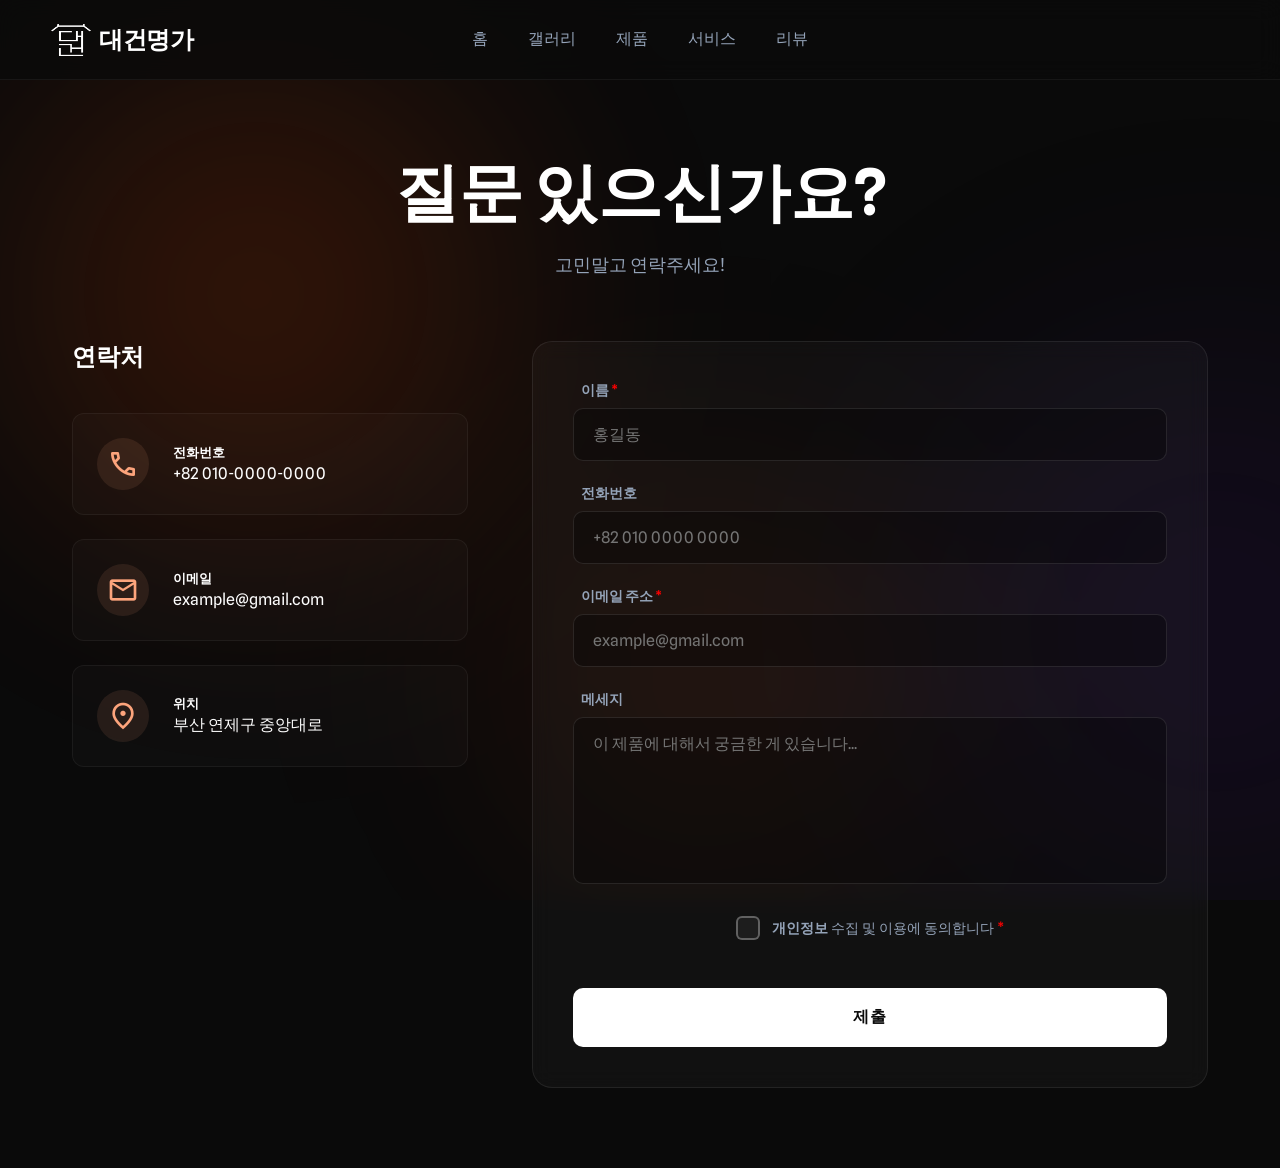
<file: contact.html>
<!DOCTYPE html>
<html lang="ko">
<head>
    <meta charset="UTF-8">
    <meta name="viewport" content="width=device-width, initial-scale=1.0">
    <title>대건명가 B2B 문의 페이지</title>
    <link rel="icon" type="image/jpg" href="Assets/favicon.jpg">
    <link href="https://fonts.googleapis.com/css2?family=Spline+Sans:wght@300;400;500;600;700;800&display=swap" rel="stylesheet">
    <link href="https://fonts.googleapis.com/css2?family=Material+Symbols+Outlined:wght,FILL@100..700,0..1&display=swap" rel="stylesheet">
    <link rel="stylesheet" href="css/index.css">
    <link rel="stylesheet" href="css/contact.css">
    <script src="js/script.js" defer></script>
    <script src="js/contact.js" defer></script>
</head>
<body>
    <div class="custom-cursor"></div>

    <header class="navbar">
        <div class="nav-brand">
            <image src="Assets/logo.jpg" alt="logo" style="width: 40px; height: 40px; margin-right: 8px; filter: invert(100%)"></image>
            <span class="brand-text">대건명가</span> 
        </div>

        <nav class="nav-menu">
            <a href="index.html#home" class="nav-link">홈</a>
            <a href="index.html#gallery" class="nav-link">갤러리</a>
            <a href="index.html#work" class="nav-link">제품</a>
            <a href="index.html#services" class="nav-link">서비스</a>
            <a href="index.html#reviews" class="nav-link">리뷰</a>
        </nav>

    </header>
    <div class="contact-bg-animation">
        <div class="orb orb-1"></div>
        <div class="orb orb-2"></div>
        <div class="orb orb-3"></div>
    </div>

    <div class="page-container">

        <div class="page-header">
            <h1 class="page-title">질문 있으신가요?</h1>
            <p class="page-subtitle">고민말고 연락주세요!</p>
        </div>

        <div class="contact-layout">
            <div class="contact-info">
                <h3>연락처</h3>
                
                <a href="tel:+821000000000" class="info-item interactive">
                    <span class="material-symbols-outlined" style="color: var(--primary);">call</span>
                    <div>
                        <div style="font-size: 0.8rem; font-weight: bold; margin-bottom: 2px;">전화번호</div>
                        <div style="color: #fff;">+82 010-0000-0000</div>
                    </div>
                </a>

                <a href="mailto:example@gmail.com" class="info-item interactive">
                    <span class="material-symbols-outlined" style="color: var(--primary);">mail</span>
                    <div>
                        <div style="font-size: 0.8rem; font-weight: bold; margin-bottom: 2px;">이메일</div>
                        <div style="color: #fff;">example@gmail.com</div>
                    </div>
                </a>

                <a href="https://naver.me/FA2gOd7R" target="_blank" class="info-item interactive">
                    <span class="material-symbols-outlined" style="color: var(--primary);">location_on</span>
                    <div>
                        <div style="font-size: 0.8rem; font-weight: bold; margin-bottom: 2px;">위치</div>
                        <div style="color: #fff;">부산 연제구 중앙대로</div>
                    </div>
                </a>
            </div>

            <form class="form-box">
                <div class="form-group">
                    <label class="form-label" for="name">이름 <span class="required-area">*</span></label>
                    <input type="text" id="name" name="name" class="form-input interactive" placeholder="홍길동" required>
                </div>

                <div class="form-group">
                    <label class="form-label" for="phone">전화번호</label>
                    <input type="tel" id="phone" name="phone" class="form-input interactive" placeholder="+82 010 0000 0000">
                </div>

                <div class="form-group">
                    <label class="form-label" for="email">이메일 주소 <span class="required-area">*</span></label>
                    <input type="email" id="email" name="email" class="form-input interactive" placeholder="example@gmail.com" required>
                </div>

                <div style="display:none;">
                    <input type="text" name="_secondary_email" value="">
                </div>

                <div class="form-group">
                    <label class="form-label" for="message">메세지</label>
                    <textarea id="message" name="message" class="form-textarea interactive" rows="7" cols = "30" placeholder="이 제품에 대해서 궁금한 게 있습니다..."></textarea>
                </div>

                <div class="checkbox-wrapper">
                    <input type="checkbox" id="privacy-consent" class="modern-checkbox" required>
                    
                    <label for="privacy-consent" class="checkbox-label">
                        <div class="custom-check-box">
                            <span class="material-symbols-outlined check-icon">check</span>
                        </div>
                        <span class="checkbox-text"><span style="font-weight: bold;">개인정보</span> 수집 및 이용에 동의합니다 <span class="required-area">*</span></span>
                    </label>
                </div>

                <button type="submit" class="submit-btn interactive">제출</button>
            </form>
        </div>
        <div id="custom-notification" class="notification">
            Message goes here
        </div>
    </div>
</body>
</html>
</file>
<file: css/index.css>
:root {
    --primary: #fca47c;
    --bg-dark: #0a0a0a;
    --surface-dark: #121212;
    --text-white: #ffffff;
    --text-muted: #94a3b8;
    --font-main: 'Spline Sans', sans-serif;
    --easing: cubic-bezier(0.25, 1, 0.5, 1);
}

* {
    box-sizing: border-box;
    margin: 0;
    padding: 0;
}

html {
    scroll-behavior: smooth;
}

body {
    background-color: var(--bg-dark);
    color: var(--text-white);
    font-family: var(--font-main);
    overflow-x: clip;
    width: 100%;
    scroll-behavior: smooth;
}

body, p, h1, h2, h3, h4, h5, h6 {
    word-break: keep-all; 
    overflow-wrap: break-word; 
}

a {
    text-decoration: none;
    color: inherit;
}

/* --- 유틸리티 & 효과 --- */

.custom-cursor {
    display: none;
    width: 40px;
    height: 40px;
    border: 2px solid var(--primary);
    border-radius: 50%;
    position: fixed;
    pointer-events: none;
    z-index: 9999;
    transform: translate(-50%, -50%);
    transition: width 0.3s var(--easing), height 0.3s var(--easing), background-color 0.3s, border-color 0.3s;
    opacity: 0;
}

@media (hover: hover) {
    * {
        cursor: none;
    }
    .custom-cursor { 
        display: block; 
        opacity: 0; 
    }
}

.material-symbols-outlined {
    font-variation-settings: 'FILL' 0, 'wght' 400, 'GRAD' 0, 'opsz' 24;
}

.no-scrollbar::-webkit-scrollbar { display: none; }
.no-scrollbar { -ms-overflow-style: none; scrollbar-width: none; }

@keyframes fadeInUp {
    from { opacity: 0; transform: translateY(20px); }
    to { opacity: 1; transform: translateY(0); }
}

@keyframes bounce {
    0%, 100% { transform: translateY(0); }
    50% { transform: translateY(10px); }
}

/* --- Navbar --- */

.navbar {
    position: fixed;
    top: 0;
    left: 0;
    width: 100%;
    height: 80px;
    display: flex;
    align-items: center;
    justify-content: space-between;
    padding: 0 4%;
    z-index: 1000;
    background: rgba(10, 10, 10, 0.8); 
    backdrop-filter: blur(12px); 
    border-bottom: 1px solid rgba(255, 255, 255, 0.05);
    transition: transform 0.3s ease;
}

.nav-brand {
    display: flex;
    align-items: center;
    justify-content: center;
    font-size: 1.5rem;
    font-weight: 800;
    letter-spacing: -0.02em;
    color: var(--text-white);
    flex-shrink: 0;
}

.nav-menu {
    display: flex;
    gap: 2.5rem;
    position: absolute;
    left: 50%;
    transform: translateX(-50%);
}

.nav-link {
    font-size: 1rem;
    font-weight: 500;
    color: var(--text-muted);
    position: relative;
    transition: color 0.3s ease;
}

.nav-link:hover,
.nav-link.active {
    color: var(--text-white);
}

.nav-link::after {
    content: '';
    position: absolute;
    bottom: -4px;
    left: 0;
    width: 0;
    height: 2px;
    background-color: var(--primary);
    transition: width 0.3s var(--easing);
}

.nav-link:hover::after,
.nav-link.active::after {
    width: 100%;
}

.get-started-btn {
    background-color: var(--text-white);
    color: var(--bg-dark);
    padding: 0.8rem 1.8rem;
    border-radius: 9999px; 
    font-weight: 700;
    font-size: 0.9rem;
    transition: transform 0.2s, background-color 0.2s, opacity 0.3s ease;
    white-space: nowrap;
}

.get-started-btn:hover {
    transform: scale(1.5);
    background-color: var(--primary);
    color: white;
}

@media (max-width: 900px) {
    .nav-menu {
        display: none; 
    }
}

/* --- 섹션 --- */

section {
    width: 100%;
    height: 100vh;
    position: relative;
    overflow: hidden;
}

/* HOME SECTION */
#home {
    display: flex;
    align-items: center;
    justify-content: center;
    position: relative;
}

.hero-bg {
    position: absolute;
    inset: 0;
    z-index: 0;
}

.hero-bg img {
    width: 100%;
    height: 100%;
    object-fit: cover;
    opacity: 0.6;
}

.hero-gradient {
    position: absolute;
    inset: 0;
    background: linear-gradient(to bottom, rgba(10, 10, 10, 0.4), rgba(10, 10, 10, 0.7), var(--bg-dark));
}

.hero-content {
    position: relative;
    z-index: 10;
    text-align: center;
    padding: 0 1rem;
}

.hero-title {
    font-size: clamp(4rem, 15vw, 9rem);
    font-weight: 900;
    letter-spacing: -0.05em;
    color: rgba(255,255,255,0.9);
    mix-blend-mode: overlay;
    line-height: 1;
}

.hero-subtitle {
    margin-top: 1.5rem;
    font-size: 1.25rem;
    color: var(--text-white);
    font-weight: 300;
    max-width: 600px;
    margin-left: auto;
    margin-right: auto;
    text-shadow: 0 2px 10px rgba(0,0,0,0.5);
}

.scroll-indicator {
    position: absolute;
    width: max-content;
    bottom: 2.5rem;
    left: 50%;
    transform: translateX(-50%);
    z-index: 10;
    color: var(--text-muted);
    animation: bounce 2s infinite;
}

/* --- 스탯 섹션 --- */
.stats-banner {
    width: 100%;
    height: 40vh;
    min-height: 300px;
    position: relative;
    display: flex;
    align-items: center;
    justify-content: center;
    background-color: rgb(10, 10, 10);
    overflow: hidden;
    border-top: 1px solid rgba(255,255,255,0.05);
    border-bottom: 1px solid rgba(255,255,255,0.05);
}

.stats-banner .glow-blob {
    z-index: 0; 
}

.stats-content-col {
    display: flex;
    flex-direction: column;
    align-items: center;
    justify-content: center;
    gap: 3rem; 
    position: relative;
    z-index: 10;
    width: 100%;
}

.stats-header {
    text-align: center;
    width: 100%;
    opacity: 0;
    transform: translateY(20px);
    animation: fadeInUp 0.8s ease forwards 0.2s; 
}

.proven-badge {
    display: block;
    font-size: 0.75rem;
    font-weight: 700;
    letter-spacing: 0.3em;
    color: var(--primary);
    margin-bottom: 0.5rem;
}

.proven-title {
    font-size: clamp(1.5rem, 4vw, 2.5rem); 
    font-weight: 700;
    color: white;
    margin: 0;
    letter-spacing: -0.02em;
    line-height: 1.2;
}

.stats-container {
    display: flex;
    align-items: center;
    justify-content: center;
    gap: 5rem;
    width: 100%;
}

.stats-container {
    display: flex;
    align-items: center;
    justify-content: center;
    gap: 5rem;
    z-index: 10; 
    position: relative;
    width: 100%;
}

/* 좌측 별점 */
.star-rating-lockup {
    display: flex;
    align-items: center;
    gap: 1.5rem; 
}

.big-star-icon {
    font-size: clamp(4rem, 8vw, 6rem);
    color: #fbbf24;
    font-variation-settings: 'FILL' 1;
    filter: drop-shadow(0 0 20px rgba(251, 191, 36, 0.2));
    animation: floatStar 3s ease-in-out infinite;
}

@keyframes floatStar {
    0%, 100% { transform: translateY(0); }
    50% { transform: translateY(-10px); }
}

.rating-text-stack {
    display: flex;
    flex-direction: column;
}

.number-row {
    display: flex;
    align-items: baseline;
    line-height: 0.8;
}

.stat-big-number {
    font-size: clamp(4rem, 8vw, 6rem);
    font-weight: 800;
    color: white;
    letter-spacing: -0.03em;
}

.max-score {
    font-size: 1.25rem;
    color: var(--text-muted);
    font-weight: 500;
    margin-left: 10px;
}

/* --- 우측 리뷰 --- */
.review-lockup {
    text-align: center;
}

.accent-k {
    font-size: clamp(4rem, 8vw, 6rem);
    font-weight: 800;
    color: var(--primary);
    line-height: 0.8;
}

.stat-label {
    font-size: 0.9rem;
    letter-spacing: 0.2em;
    color: var(--text-muted);
    margin-top: 1.5rem;
}

/* --- 칸막이 --- */
.stat-divider {
    width: 1px;
    height: 100px;
    background: rgba(255,255,255,0.1);
}

/* 모바일 설정 */
@media (max-width: 768px) {
    .stats-banner {
        height: auto;
        padding: 4rem 0;
    }

    .stats-content-col {
        gap: 2rem;
    }
    
    .stats-container {
        flex-direction: column; 
        gap: 2rem; 
    }
    
    .stat-divider {
        width: 80px;
        height: 1px;
    }

    .star-rating-lockup {
        gap: 1rem;
    }
}

/* --- 갤러리 섹션 --- */
#gallery {
    height: 500vh;
    position: relative;
    padding: 0;
    background-color: var(--bg-dark);
    overflow: visible;
}

.gallery-sticky-wrapper {
    position: -webkit-sticky;
    position: sticky;
    top: 0;
    width: 100%;
    height: 100vh;
    overflow: hidden;
    perspective: 1000px;
    -webkit-perspective: 1000px;
}

#gallery .section-header {
    position: absolute;
    top: 110px;           
    left: 1%;             
    right: auto;          
    margin: 0;
    z-index: 100;
    flex-direction: row;
    justify-content: flex-start;
    gap: 1rem;
}

.gallery-track {
    width: 100%;
    height: 100%;
    position: relative;
    display: flex;
    justify-content: center;
    align-items: center;
    padding-top: 100px; 
    box-sizing: border-box;
}

.gallery-track .item {
    position: absolute;
    bottom: 15px;
    width: 95%;
    max-width: 1200px;
    height: 75%;     
    border-radius: 24px;
    background-size: cover;
    background-position: center;
    transition: all 0.8s cubic-bezier(0.2, 0.8, 0.2, 1);
    box-shadow: 0 20px 60px rgba(0, 0, 0, 0.6);
    opacity: 0;
    transform: translate3d(0, 100px, -100px);
    transform-style: preserve-3d;
    z-index: 0;
}

.gallery-track .item.active {
    opacity: 1;
    z-index: 10;
    transform: translate3d(0, 0, 0) scale(1) rotate(0deg);
    filter: brightness(1);
}

.gallery-track .item.prev {
    opacity: 0;
    z-index: 5;
    transform: translate3d(0, -120%, 0) rotate(-5deg) scale(0.9);
    filter: blur(5px);
}

.gallery-track .item.next {
    opacity: 1; 
    z-index: 1;
    transform: translate3d(0, 40px, -100px) scale(0.9); 
    filter: brightness(0.4); 
}

.gallery-track .item.waiting {
    opacity: 0;
    transform: translate3d(0, 200px, -200px) scale(0.8);
    z-index: 0;
}

.gallery-track .item .content {
    position: absolute;
    bottom: 3rem;
    left: 3rem;
    color: white;
    z-index: 20;
    width: 80%;
    opacity: 0;
    transform: translateY(30px);
    transition: all 0.5s ease 0.1s; 
}

.gallery-track .item.active .content {
    opacity: 1;
    transform: translateY(0);
    transition-delay: 0.4s;
}

.content .name { 
    font-size: 3rem; 
    font-weight: 800; 
    line-height: 1;
    margin-bottom: 0.5rem;
    text-shadow: 0 4px 20px rgba(0,0,0,0.5);
}

.content .des { 
    font-size: 1.1rem; 
    margin-bottom: 2rem; 
    color: rgba(255, 255, 255, 0.9); 
}

.content button {
    padding: 14px 32px;
    background: white;
    color: black;
    border: none;
    border-radius: 100px;
    font-weight: 700;
    font-size: 0.95rem;
    transition: transform 0.2s, background-color 0.2s;
    pointer-events: auto;
}

.content button:hover {
    background: var(--primary);
    color: white;
    transform: scale(1.05);
}

@media (max-width: 768px) {
    #gallery {
        height: 600vh;
        margin-bottom: 4rem;
    }
    .gallery-track .item {
        width: 95%;
        height: 79%;
    }
    .gallery-track .item .content {
        bottom: 25%;
    }
    #gallery .section-header {
        top: 90px; 
    }
}

/* 제품 섹션 */
#work {
    display: flex;
    flex-direction: column;
    justify-content: center;
    background-color: #0a0a0a;
    padding: 3rem 0;
    min-height: 100vh;
    box-sizing: border-box;
}

.section-header {
    padding: 0 clamp(2rem, 5vw, 6rem);
    margin-bottom: 2rem;
    display: flex;
    align-items: center;
    gap: 1rem;
}

.line-accent {
    width: 3rem;
    height: 1px;
    background-color: var(--primary);
}

.section-title-small {
    font-size: 0.85rem;
    font-weight: 700;
    letter-spacing: 0.2em;
    color: var(--primary);
    text-transform: uppercase;
}

.work-carousel {
    width: 100%;
    height: 60vh;
    display: flex;
    gap: 3rem;
    padding: 0 clamp(2rem, 5vw, 6rem);
    overflow-x: auto;
    align-items: center;
    padding-bottom: 3rem;
    -webkit-overflow-scrolling: touch;
}

.work-carousel::-webkit-scrollbar {
    display: none; 
}

.project-card {
    flex-shrink: 0;
    width: 80vw;
    height: 100%;
    position: relative;
    border-radius: 1rem;
    overflow: hidden;
    transition: transform 0.3s;
}

.project-card img {
    width: 100%;
    height: 100%;
    object-fit: cover;
    transition: transform 0.7s var(--easing);
}

.project-card:hover img {
    transform: scale(1.1);
}

.card-overlay {
    position: absolute;
    inset: 0;
    background: rgba(0,0,0,0.2);
    transition: background 0.5s;
}

.project-card:hover .card-overlay {
    background: rgba(0,0,0,0.05);
}

.card-info {
    position: absolute;
    bottom: 0;
    left: 0;
    width: 100%;
    padding: 2rem;
    background: linear-gradient(to top, rgba(0,0,0,0.6) 10%, rgba(0,0,0,0.5) 50%, transparent 100%);
    display: flex;
    flex-direction: column;
    justify-content: flex-end;
    gap: 0.5rem;
}

.product-name {
    font-size: 1.75rem;
    font-weight: 700;
    color: white;
    margin: 0;
    line-height: 1.2;
    text-shadow: 0 2px 4px rgba(0,0,0,0.5);
}

.price-wrapper {
    display: flex;
    align-items: center;
    gap: 0.8rem;
    margin-top: 0.25rem;
}

.original-price {
    font-size: 1rem;
    color: var(--text-muted); 
    text-decoration: line-through;
    font-weight: 400;
}

.discount-price {
    font-size: 1.5rem;
    font-weight: 800;
    color: var(--primary); 
    letter-spacing: -0.02em;
}

.discount-badge {
    background: rgba(255, 77, 0, 0.2);
    color: var(--primary);
    font-size: 0.75rem;
    font-weight: 700;
    padding: 0.2rem 0.6rem;
    border-radius: 4px;
    border: 1px solid rgba(255, 77, 0, 0.3);
}

.project-card:hover .card-info img{
    transform: translateY(-5px);
    transition: transform 0.3s ease;
}

.click-disclaimer {
    text-align: center;
    font-size: 0.85rem;
    color: var(--text-muted); 
    margin-top: 1.5rem;       
    margin-bottom: 0.5rem;    
    display: flex;
    align-items: center;
    justify-content: center;
    gap: 0.5rem;
    opacity: 0.7;
    letter-spacing: 0.05em;
    animation: floatStar 3s infinite ease-in-out;
}

.click-disclaimer .icon-small {
    font-size: 1.1rem;
    color: var(--primary); 
}

@media (max-width: 768px) {
    .project-card {
        width: 78vw;
    }
    .click-disclaimer {
        font-size: 0.75rem;
        margin-top: 1rem;
    }
}

/* ---  제품 캐러센 스크롤 버튼 --- */
.carousel-nav {
    display: flex;
    justify-content: center;
    gap: 2rem;
    margin-top: 2rem;
    padding-bottom: 2rem;
}

.nav-btn {
    background: transparent;
    border: 2px solid var(--primary); 
    color: var(--primary);
    width: 50px;
    height: 50px;
    border-radius: 50%;
    font-size: 1.5rem;
    display: flex;
    align-items: center;
    justify-content: center;
    transition: all 0.3s ease;
    z-index: 20;
}

.nav-btn:hover {
    background: var(--primary);
    color: var(--bg-dark); 
    transform: scale(1.1);
}

.nav-btn:disabled {
    opacity: 0.3;
    cursor: not-allowed;
    border-color: #555;
    color: #555;
}

/* 서비스 섹션 */
#services {
    background-color: var(--surface-dark);
    display: flex;
    flex-direction: column;
    align-items: center;
    justify-content: center;
}

.glow-blob {
    position: absolute;
    width: 400px;
    height: 400px;
    border-radius: 50%;
    filter: blur(120px);
    z-index: 0;
}
.glow-top { top: -100px; left: -100px; background: rgba(255, 77, 0, 0.05); }
.glow-bottom { bottom: -100px; right: -100px; background: rgba(255, 77, 0, 0.1); }

.services-container {
    max-width: 1200px;
    width: 100%;
    padding: 0 2rem;
    position: relative;
    z-index: 10;
}

.big-heading {
    font-size: clamp(2rem, 4vw, 3.5rem);
    font-weight: 700;
    line-height: 1.1;
    margin-top: 1.5rem;
    margin-bottom: 3rem;
}

.gradient-text {
    background: linear-gradient(to right, var(--primary), #fdba74);
    background-clip: text;              
    -webkit-background-clip: text;      
    text-fill-color: transparent;       
    -webkit-text-fill-color: transparent; 
}


.services-grid {
    display: grid;
    grid-template-columns: repeat(1, 1fr);
    gap: 2rem;
}

.service-card {
    background: rgba(255,255,255,0.03);
    border: 1px solid rgba(255,255,255,0.1);
    backdrop-filter: blur(10px);
    padding: 2rem;
    border-radius: 1rem;
    transition: transform 0.3s, border-color 0.3s;
    display: flex;
    flex-direction: column;
    gap: 1.5rem;
}

.service-card:hover {
    transform: translateY(-5px);
    border-color: rgba(255, 77, 0, 0.5);
}

.service-header {
    display: flex;
    justify-content: space-between;
    align-items: flex-start;
}

.icon-box {
    padding: 0.5rem;
    background: rgba(255, 77, 0, 0.1);
    border-radius: 0.5rem;
    color: var(--primary);
    display: flex;
    align-items: center;
    justify-content: center;
}

.service-num {
    font-size: 2rem;
    font-weight: 900;
    color: rgba(255,255,255,0.05);
    transition: color 0.3s;
}

.service-card:hover .service-num {
    color: rgba(255, 77, 0, 0.2);
}

.service-title {
    font-size: 1.25rem;
    font-weight: 700;
    margin-bottom: 0.5rem;
}

.service-desc {
    font-size: 0.9rem;
    color: var(--text-muted);
    line-height: 1.6;
}

@media (max-width: 900px) {
    #services {
        padding: 3.5rem 0;
        height: auto;
    }
}

/* 서비스 2 섹션 */

#horizontal-features {
    background-color: var(--bg-dark);
    background-image: radial-gradient(rgba(255, 255, 255, 0.06) 1.5px, transparent 1.5px);
    background-size: 35px 35px;
} 

section#horizontal-features.horizontal-scroll-section {
    height: 300vh; 
    overflow: visible; 
    padding: 0;
}

.sticky-container {
    position: sticky;
    top: 0;
    height: 100vh;
    width: 100%;
    overflow: hidden; 
}

.horizontal-track {
    display: flex;
    height: 100%;
    width: 300vw; 
    will-change: transform;
    gap: 5vw;
}

.h-panel {
    width: 90vw;
    height: 90vh;
    margin-top: 9vh;
    margin-left: 5vw;
    display: flex;
    align-items: center;
    justify-content: center;
    flex-shrink: 0;
    border-radius: 30px;
    overflow: hidden;
}

.panel-red { background-color: rgba(255, 0, 0, 0.9); color: #000; }
.panel-yellow { background-color: rgba(255, 184, 0, 0.9); color: #000; }
.panel-blue { background-color: rgba(30, 144, 255, 0.9); color: #000; }

.panel-inner {
    display: flex;
    align-items: center;
    justify-content: space-between;
    max-width: 1400px;
    width: 100%;
    padding: 3rem clamp(2rem, 5vw, 6rem);
    gap: 4rem;
}

.text-box {
    flex: 1;
    display: flex;
    flex-direction: column;
    justify-content: center;
}

.big-number {
    font-size: clamp(8rem, 15vw, 15rem);
    font-weight: 900;
    line-height: 0.8;
    letter-spacing: -0.05em;
    margin-bottom: 2rem;
    color: #000;
}

.panel-title {
    font-size: clamp(2.5rem, 4vw, 3.5rem);
    font-weight: 800;
    margin-bottom: 1.5rem;
    line-height: 1.3;
    word-break: keep-all;
}

.panel-desc {
    font-size: 1.1rem;
    line-height: 1.6;
    word-break: keep-all;
    font-weight: 500;
    opacity: 0.8;
}

.image-box {
    flex: 1;
    display: flex;
    justify-content: flex-end;
    align-items: center;
}

.image-box img {
    width: 100%;
    max-width: 600px;
    max-height: 80vh;
    height: auto;
    aspect-ratio: 4/5;
    object-fit: cover;
    border-radius: 1.5rem;
    box-shadow: 0 20px 50px rgba(0,0,0,0.2);
}

/* 모바일 반응형 처리 */
@media (max-width: 900px) {
    section#horizontal-features.horizontal-scroll-section {
        height: auto;
        padding: 2rem 1rem;
    }
    
    .sticky-container {
        position: relative;
        height: auto;
    }
    
    .horizontal-track {
        flex-direction: column;
        width: 100%; 
        gap: 2rem; 
        transform: none !important;
    }
    
    .h-panel {
        height: 100vh;
        width: 100%;
        margin-left: 0;
        height: auto; 
        border-radius: 30px;
        overflow: hidden;
    }
    
    .panel-inner {
        flex-direction: column;
        text-align: left;
        gap: 2rem;
        padding: 4rem 1.5rem;
    }

    .text-box {
        width: 100%;
    }
    
    .big-number {
        text-align: center;
        font-size: 6rem;
        margin-bottom: 4rem;
    }

    .panel-title, .panel-desc {
        width: 100%;
        text-align: left;
    }
    
    .image-box {
        justify-content: center;
        width: 100%;
    }
    
    .image-box img {
        width: 100%;
        max-width: 100%;
        aspect-ratio: 4/3;
        object-fit: cover;
    }
}

/* 리뷰 섹션 */

#reviews {
    position: relative;
    display: flex;
    flex-direction: column;
    align-items: center;
    justify-content: flex-start;
    background-color: var(--bg-dark); 
    padding: 5rem 0;
    overflow: hidden;
    min-height: 110vh;
    height: auto;
}

.review-main-title {
    font-size: clamp(2rem, 5vw, 3rem);
    font-weight: 800;
    text-align: center;
    margin-bottom: 4rem;
    line-height: 1.3;
    color: white;
}

.review-carousel-container {
    width: 100%;
    max-width: 1400px;
    position: relative;
    display: flex;
    flex-direction: column;
    align-items: center;
}

.review-track {
    display: flex;
    overflow-x: hidden;
    scroll-snap-type: x mandatory;
    padding: 3rem 50vw 3rem 50vw;
    gap: 4rem;
    width: 100%;
    -ms-overflow-style: none;
    scrollbar-width: none;
}
.review-track::-webkit-scrollbar { display: none; }

.review-slide {
    flex-shrink: 0;
    width: 600px; 
    scroll-snap-align: center;
    display: flex;
    flex-direction: column;
    align-items: center;
    transition: all 0.5s ease;
    opacity: 0.3;
    transform: scale(0.8); 
}

.review-slide.active {
    opacity: 1;
    transform: scale(1);
    z-index: 10;
}

.review-bubble {
    background: transparent; 
    padding: 3rem;
    border-radius: 20px;
    position: relative;
    text-align: center;
    transition: all 0.5s ease;
    color: var(--text-muted); 
    overflow: visible;
}

.review-slide.active .review-bubble {
    background: #1e90ff; 
    color: white;
    box-shadow: 0 20px 50px rgba(30, 144, 255, 0.3);
}

.bubble-tail {
    position: absolute;
    bottom: -14px; 
    left: 50%;
    transform: translateX(-50%);
    width: 0;
    height: 0;
    border-left: 15px solid transparent;
    border-right: 15px solid transparent;
    border-top: 15px solid #1e90ff;
    opacity: 0;
    transition: opacity 0.3s;
    z-index: 1;
}

.review-slide.active .bubble-tail {
    opacity: 1;
}

.quote-icon {
    font-size: 3rem;
    opacity: 0.3;
    margin-bottom: 1rem;
    display: block;
}

.review-text {
    font-size: 1.3rem;
    font-weight: 600;
    line-height: 1.6;
    margin-bottom: 1.5rem;
    word-break: keep-all;
}

.review-stars {
    color: #ffd700;
    letter-spacing: 5px;
    font-size: 1.2rem;
}

.review-profile {
    margin-top: 2rem;
    display: flex;
    flex-direction: column;
    align-items: center;
    gap: 1rem;
    opacity: 0.3; 
    transition: opacity 0.5s;
}

.review-slide.active .review-profile {
    opacity: 1;
}

.review-profile img {
    width: 60px;
    height: 60px;
    border-radius: 50%;
    object-fit: cover;
    background: #f0f0f0;
}

.profile-info {
    text-align: center;
}

.profile-info h5 {
    font-size: 1.1rem;
    font-weight: 700;
    color: white;
    margin-bottom: 0.3rem;
}

.profile-info span {
    font-size: 0.9rem;
    color: var(--text-muted);
}

.review-nav-btn {
    position: absolute;
    top: 50%;
    transform: translateY(-50%);
    background: rgba(255, 255, 255, 0.05);
    border: 1px solid rgba(255, 255, 255, 0.1);
    color: white;
    width: 50px;
    height: 50px;
    border-radius: 50%;
    display: flex;
    align-items: center;
    justify-content: center;
    z-index: 20;
    transition: all 0.3s ease;
}

.review-nav-btn:hover {
    background: #1e90ff;
    border-color: rgba(30, 144, 255, 0.8);
    transform: translateY(-50%) scale(1.1);
}

.review-nav-btn.prev-btn { left: 10%; } 
.review-nav-btn.next-btn { right: 10%; }

.indicator {
    padding: 10px 0; 
    background-clip: content-box; 
}

.review-indicators {
    display: flex;
    gap: 10px;
    margin-top: 2rem;
}

.indicator {
    width: 40px;
    height: 4px;
    background: rgba(255,255,255,0.2);
    border-radius: 4px;
    transition: all 0.3s;
}

.indicator.active {
    background: #1e90ff;
    width: 60px;
}

@media (max-width: 768px) {
    .review-track {
        padding: 3rem 2rem; 
        gap: 1rem;
        overflow-x: auto;
    }
    .review-slide {
        width: 85vw; 
    }
    .review-bubble {
        padding: 2rem;
    }
    .review-text {
        font-size: 1.1rem;
    }
    .review-nav-btn { display: none; } 
}

/* --- 문의하기 섹션 --- */
#contact {
    position: relative;
    display: flex;
    flex-direction: column;
    align-items: center;
    justify-content: center;
    overflow: hidden;
    height: 100vh;
    min-height: 600px;
}

.fluid-bg-container {
    position: absolute;
    top: 0; left: 0; width: 100%; height: 100%;
    z-index: 0; 
    overflow: hidden;
    background-color: #0a0014;
    pointer-events: none;
}

.fluid-layer {
    position: absolute;
    border-radius: 50%;
    mix-blend-mode: screen;
    will-change: transform;
}

.layer-1 {
    width: 100vw; height: 100vw;
    top: -20%; left: -30%;
    background: radial-gradient(circle, #ff4d00 0%, transparent 70%);
    animation: pulseBlob 14s infinite alternate ease-in-out;
}

.layer-2 {
    width: 90vw; height: 90vw;
    bottom: -20%; right: -20%;
    background: radial-gradient(circle, #4f1d95 0%, transparent 70%);
    animation: flowBlob 17s infinite alternate-reverse ease-in-out;
}

.layer-3 {
    width: 80vw; height: 80vw;
    top: 30%; left: 30%;
    background: radial-gradient(circle, #ff8000 0%, transparent 60%);
    animation: flowBlob 12s infinite alternate ease-in-out;
}

.contact-content-wrapper {
    position: relative;
    z-index: 10; 
    display: flex;
    flex-direction: column;
    align-items: center;
    text-align: center;
    width: 100%;
}

.button-wrapper.relative {
    position: relative;
    display: inline-flex;
    align-items: center;
    justify-content: center;
    margin: 3rem 0;
}

.contact-button-container {
    display: inline-block;
    text-decoration: none;
    padding: 2rem 4rem;
    border: 2px solid rgba(255, 255, 255, 0.2);
    border-radius: 100px;
    background: rgba(0, 0, 0, 0.2); 
    backdrop-filter: blur(10px);
    transition: all 0.4s cubic-bezier(0.25, 1, 0.5, 1);
}

.contact-cta {
    font-size: clamp(3rem, 8vw, 6rem);
    font-weight: 900;
    color: white;
    margin: 0;
    line-height: 1;
}

.accent-dot {
    color: var(--primary);
    display: inline-block;
    position: relative;
    top: 0.1em;
}

.contact-button-container:hover {
    border-color: var(--primary);
    background: rgba(255, 77, 0, 0.15);
    transform: scale(1.02);
    box-shadow: 0 0 40px rgba(255, 77, 0, 0.3);
}


.modern-arrow {
    position: absolute;
    top: 50%;
    transform: translateY(-50%);
    font-size: 6rem;
    color: rgba(255, 255, 255, 0.5);
    transition: all 0.4s ease;
    pointer-events: none;
}

.arrow-left { left: -110px; animation: nudgeRight 1.5s infinite alternate; }
.arrow-right { right: -110px; animation: nudgeLeft 1.5s infinite alternate; }

.button-wrapper:hover .modern-arrow {
    color: var(--primary);
    opacity: 1;
    animation: none;
    text-shadow: 0 0 20px var(--primary);
}

.social-links {
    display: flex;
    gap: 3rem;
    margin-top: 4rem;
}

.social-links a {
    position: relative;
    display: flex;
    align-items: center;
    justify-content: center;
    padding: 0.8rem 2rem;
    border-radius: 100px; 
    background: rgba(255, 255, 255, 0.05);
    border: 1px solid rgba(255, 255, 255, 0.2);
    backdrop-filter: blur(5px);
    font-size: 0.85rem;
    text-transform: uppercase;
    letter-spacing: 0.15em;
    color: rgba(255, 255, 255, 0.6);
    text-decoration: none;
    transition: all 0.3s cubic-bezier(0.25, 1, 0.5, 1);
}

.social-links a:hover {
    border-color: var(--primary);
    background: rgba(255, 77, 0, 0.1);
    color: white;
    transform: translateY(-3px);
    box-shadow: 0 10px 20px rgba(0, 0, 0, 0.2), 
                0 0 15px rgba(255, 77, 0, 0.2);
}
.social-links a:active {
    transform: translateY(-1px);
    box-shadow: 0 5px 10px rgba(0, 0, 0, 0.2);
}

@keyframes flowBlob {
    0% { transform: translate3d(0, 0, 0); }
    100% { transform: translate3d(20%, 13%, 0); }
}

@keyframes pulseBlob {
    0% { transform: translate3d(0, 0, 0); }
    100% { transform: translate3d(-10%, 7%, 0); }
}
@keyframes nudgeRight { 0% { transform: translate(0, -50%); } 100% { transform: translate(10px, -50%); } }
@keyframes nudgeLeft { 0% { transform: translate(0, -50%); } 100% { transform: translate(-10px, -50%); } }

@media (prefers-reduced-motion: reduce) {
    .layer-1, .layer-2, .layer-3 {
        animation: none;
    }
    *, ::before, ::after {
        animation-play-state: paused !important;
    }
    .fluid-layer {
        animation: none !important;
    }
}
/* 스크린 사이즈 설정 */

@media (min-width: 768px) {
    .project-card { width: 600px; }
    .services-grid { grid-template-columns: repeat(3, 1fr); }
}

@media (max-width: 768px) {
    * { cursor: auto; }
    .custom-cursor { display: none !important; }
    .nav-container { right: 1rem; }
    .nav-label { display: none; }
    .modern-arrow { display: none; }
    .contact-button-container { padding: 1.5rem 3rem; }
    .layer-1 {
        width: 250vw; height: 250vw; 
        top: -20%; left: -75%;
    }

    .layer-2 {
        width: 250vw; height: 250vw;
        bottom: -20%; right: -75%;
    }

    .layer-3 {
        width: 200vw; height: 200vw;
        top: 20%; left: -50%;
    }
}
</file>
<file: css/contact.css>
* {
    box-sizing: border-box;
    margin: 0;
    padding: 0;
}

.page-container {
    padding: 150px 2rem 5rem; 
    max-width: 1200px;
    margin: 0 auto;
    position: relative;
    z-index: 10;
}

.contact-bg-animation {
    position: fixed;
    top: 0;
    left: 0;
    width: 100%;
    height: 100%;
    z-index: 0;
    opacity: 0.7;
    overflow: hidden;
}

.orb {
    position: absolute;
    border-radius: 50%;
    filter: blur(100px); 
    mix-blend-mode: screen; 
    animation: floatOrb 20s infinite ease-in-out alternate;
}

.orb-1 {
    width: 60vw;
    height: 60vw;
    background: radial-gradient(circle, rgba(255, 77, 0, 0.3) 0%, transparent 70%);
    top: -10%;
    left: -10%;
    animation-delay: 0s;
}

.orb-2 {
    width: 70vw;
    height: 70vw;
    background: radial-gradient(circle, rgba(76, 29, 149, 0.25) 0%, transparent 70%);
    bottom: -20%;
    right: -30%;
    animation-delay: -5s;
}

.orb-3 {
    width: 50vw;
    height: 50vw;
    background: radial-gradient(circle, rgba(255, 77, 0, 0.15) 0%, transparent 70%);
    top: 40%;
    left: 30%;
    animation-delay: -10s;
}

@keyframes floatOrb {
    0% { transform: translate(0, 0) scale(1); }
    33% { transform: translate(30px, -50px) scale(1.1); }
    66% { transform: translate(-20px, 20px) scale(0.9); }
    100% { transform: translate(0, 0) scale(1); }
}

.page-header {
    text-align: center;
    margin-bottom: 4rem;
}

.page-title {
    font-size: clamp(2.5rem, 5vw, 4rem);
    font-weight: 700;
    margin-bottom: 1rem;
    color: var(--text-white);
}

.page-subtitle {
    color: var(--text-muted);
    font-size: 1.1rem;
}

/* 전체 레이아웃 */
.contact-layout {
    display: flex;
    gap: 4rem;
    align-items: flex-start;
}

/* --- 좌측 연락처 --- */
.contact-info {
    flex: 1;
    display: flex;
    flex-direction: column;
    gap: 1.5rem;
    z-index: 3;
}

.contact-info h3 {
    font-size: 1.5rem;
    margin-bottom: 1rem;
    color: var(--text-white);
}

.info-item {
    display: flex;
    align-items: center;
    gap: 1.5rem;
    padding: 1.5rem;
    background: rgba(255,255,255,0.02);
    border: 1px solid rgba(255,255,255,0.05);
    border-radius: 12px;
    transition: all 0.3s var(--easing);
}

.info-item:hover {
    transform: translateX(10px);
    border-color: var(--primary);
    background: rgba(255,255,255,0.05);
}

.info-item .material-symbols-outlined {
    font-size: 2rem;
    padding: 10px;
    background: rgba(252, 164, 124, 0.1);
    border-radius: 50%;
}

/* --- 우측 form --- */
textarea {
    resize: none;
}

.required-area {
    color: red;
}

input:user-invalid {
    border-color: red;
}

.form-box {
    flex: 1.5;
    background: rgba(255, 255, 255, 0.03);
    backdrop-filter: blur(10px);
    border: 1px solid rgba(255, 255, 255, 0.08);
    padding: 2.5rem;
    border-radius: 20px;
}

.form-group {
    margin-bottom: 1.5rem;
    display: flex;
    flex-direction: column;
    gap: 0.5rem;
}

.form-group:hover .form-input,
.form-group:hover .form-textarea {
    border: 1px solid rgba(255, 255, 255, 0.3);
}


.form-label {
    font-size: 0.85rem;
    font-weight: 600;
    color: var(--text-muted);
    margin-left: 0.5rem;
}

.form-input, 
.form-textarea {
    width: 100%;
    background: rgba(0, 0, 0, 0.3);
    border: 1px solid rgba(255, 255, 255, 0.1);
    color: var(--text-white);
    padding: 1rem 1.2rem;
    border-radius: 10px;
    font-family: var(--font-main);
    font-size: 1rem;
    transition: all 0.3s;
}

.form-input:focus, 
.form-textarea:focus {
    outline: none;
    border-color: var(--primary);
    background: rgba(0, 0, 0, 0.6);
}

/* 개인정보 체크박스 */
.checkbox-wrapper {
    margin: 2rem 0;
    display: flex;
    align-items: center;
    justify-content: center;
}

.modern-checkbox {
    position: absolute;
    opacity: 0;
    width: 1px;
    height: 1px;
    margin: -1px;
    overflow: hidden;
    clip: rect(0, 0, 0, 0);
    pointer-events: none;
}
.checkbox-label {
    display: flex;
    align-items: center;
    user-select: none;
    gap: 12px;
}

.custom-check-box {
    width: 24px;
    height: 24px;
    border: 2px solid rgba(255, 255, 255, 0.3);
    border-radius: 6px;
    display: flex;
    align-items: center;
    justify-content: center;
    background: rgba(255, 255, 255, 0.05);
    transition: all 0.3s cubic-bezier(0.25, 1, 0.5, 1);
}

.check-icon {
    font-size: 18px; 
    font-weight: 800; 
    color: var(--bg-dark);
    transform: scale(0) rotate(-45deg); 
    opacity: 0;
    transition: all 0.4s cubic-bezier(0.5, 1.6, 0.4, 0.7); 
}

.modern-checkbox:checked + .checkbox-label .custom-check-box {
    background-color: var(--primary);
    border-color: var(--primary);
    box-shadow: 0 0 15px rgba(255, 77, 0, 0.4); 
}

.modern-checkbox:checked + .checkbox-label .custom-check-box .check-icon {
    transform: scale(1) rotate(0deg); 
    opacity: 1;
}

.checkbox-text {
    font-size: 0.9rem;
    color: var(--text-muted);
}

.checkbox-label:hover .checkbox-text {
    color: white;
}

.checkbox-label:hover .custom-check-box {
    border-color: rgba(255, 255, 255, 0.849);
}
.checkbox-text a {
    color: var(--primary);
    text-decoration: none;
    position: relative;
}

.checkbox-text a::after {
    content: '';
    position: absolute;
    bottom: -2px;
    left: 0;
    width: 0%;
    height: 1px;
    background: var(--primary);
    transition: width 0.3s;
}

.checkbox-text a:hover::after {
    width: 100%;
}

.submit-btn {
    width: 100%;
    padding: 1.2rem;
    margin-top: 1rem;
    background: var(--text-white);
    color: var(--bg-dark);
    font-weight: 800;
    border: none;
    border-radius: 10px;
    font-size: 1rem;
    text-transform: uppercase;
    letter-spacing: 0.05em;
    transition: all 0.3s ease;
}

.submit-btn:hover {
    background: var(--primary);
    color: #fff;
    transform: translateY(-2px);
}

/* 알림창 */
.notification {
    visibility: hidden; 
    min-width: 250px;
    background-color: #333; 
    color: #fff; 
    text-align: center;
    border-radius: 4px;
    padding: 16px;
    position: fixed; 
    z-index: 1000; 
    left: 50%;
    bottom: 30px; 
    transform: translateX(-50%); 
    font-size: 16px;
    opacity: 0;
    transition: opacity 0.5s, bottom 0.5s;
}

.notification.show {
    visibility: visible;
    opacity: 1;
    bottom: 50px; 
}

.notification.error {
    background-color: #d32f2f; 
}
.notification.success {
    background-color: #4caf50; 
}


/* 모바일 설정 */
@media (max-width: 900px) {
    .contact-layout {
        flex-direction: column;
        gap: 3rem;
    }
    
    .contact-info, .form-box {
        width: 100%;
        flex: auto;
    }
    
    .page-container {
        padding: 120px 1.5rem 3rem;
    }

    .orb {
        filter: blur(60px);
    }
    
    .orb-1 {
        width: 150vw; 
        height: 150vw;
    }
    
    .orb-2 {
        width: 180vw; 
        height: 180vw;
    }
    
    .orb-3 {
        width: 120vw; 
        height: 120vw;
    }
}
</file>
